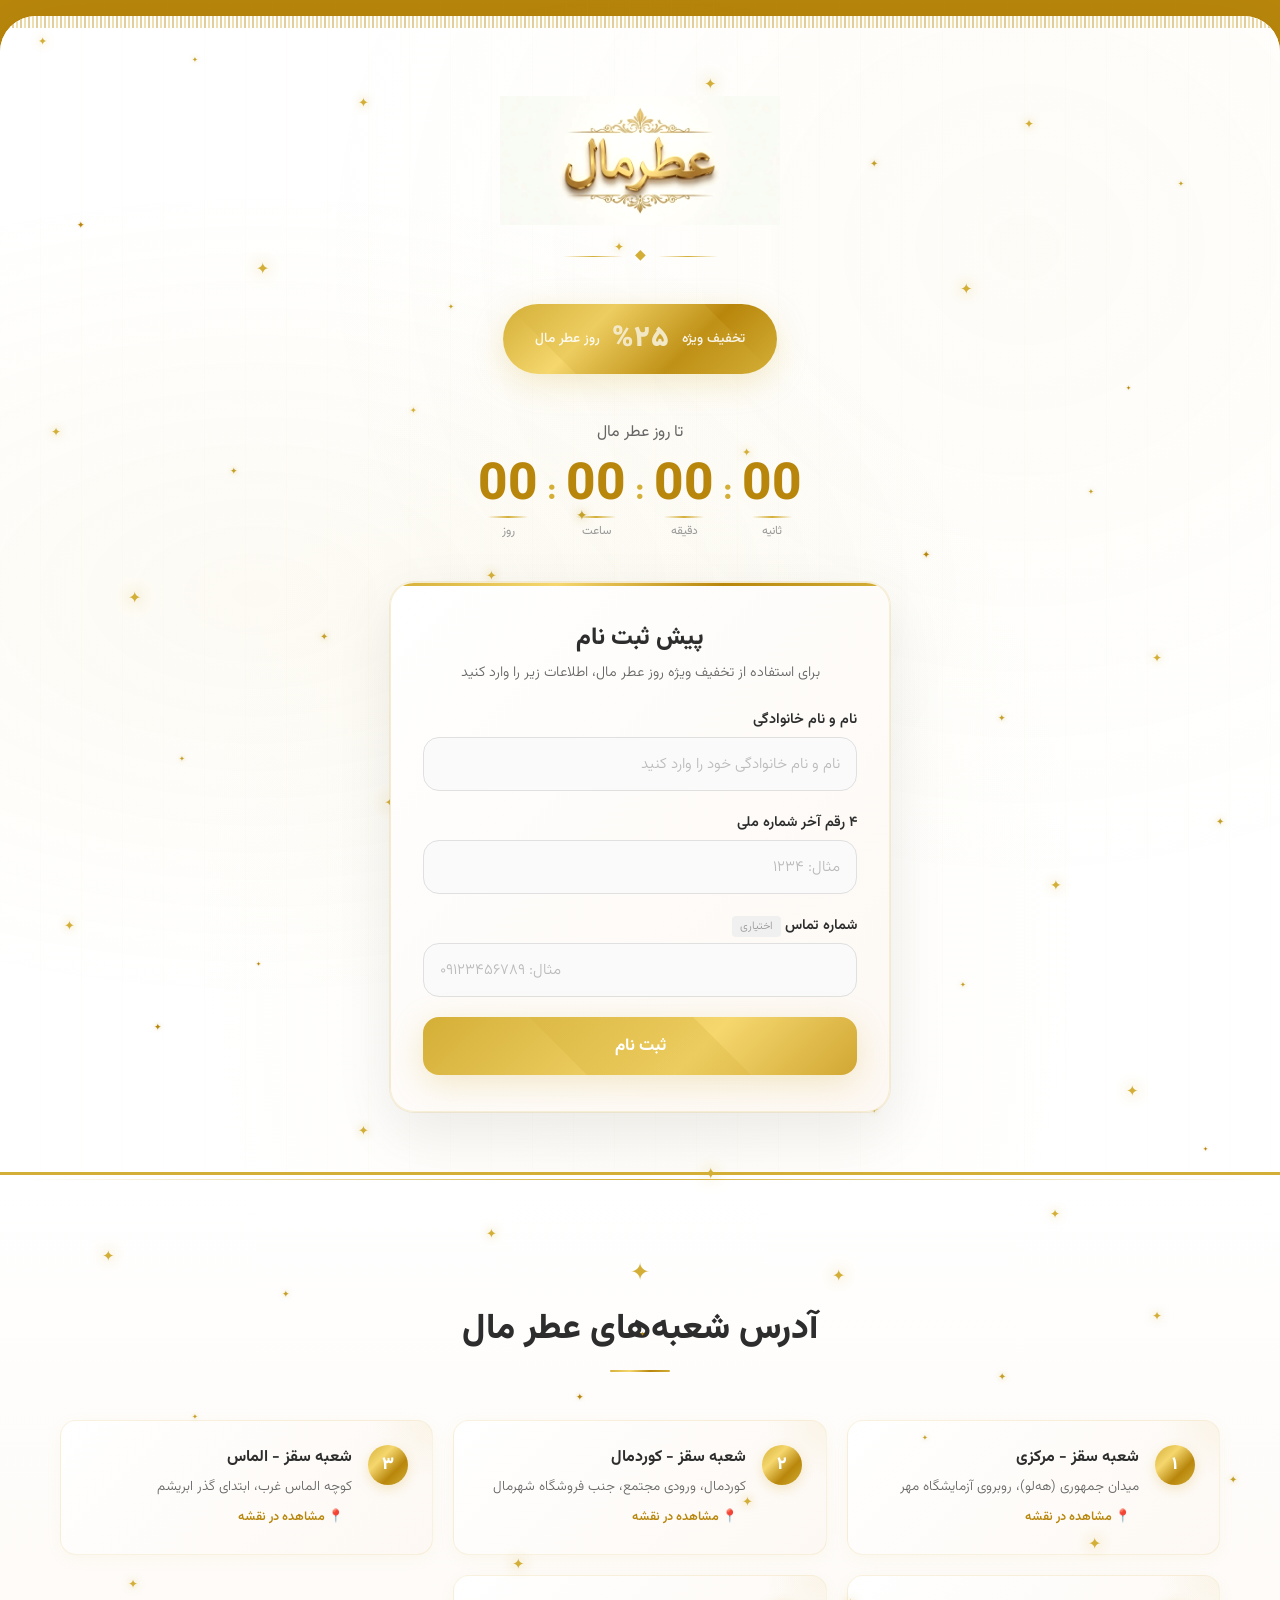
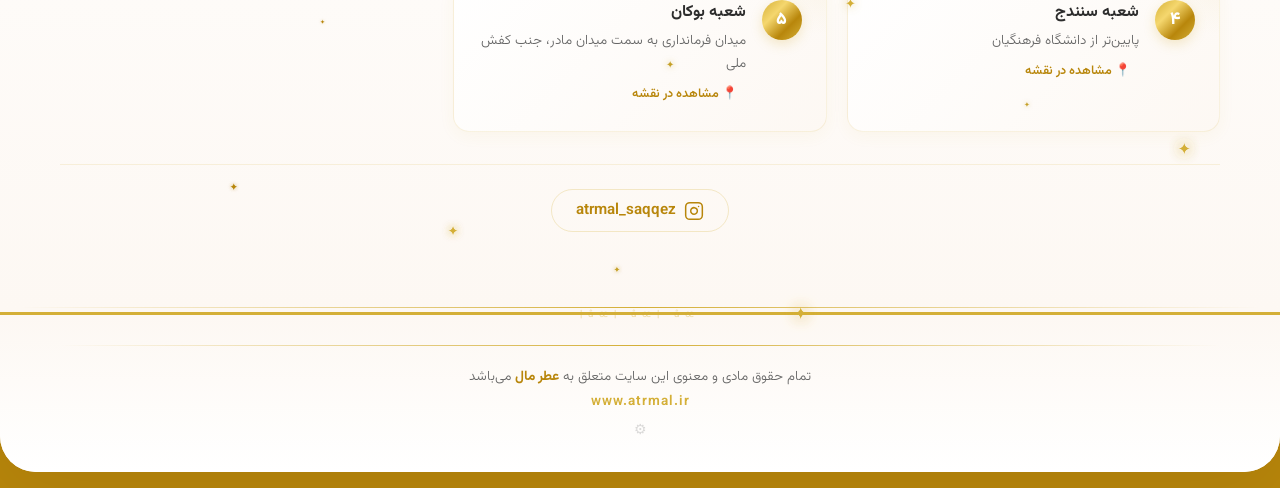
<file: index.html>
<!DOCTYPE html>
<html lang="fa" dir="rtl">
<head>
  <meta charset="UTF-8">
  <meta name="viewport" content="width=device-width, initial-scale=1.0, maximum-scale=1.0, user-scalable=no">
  <meta name="description" content="پیش ثبت نام روز عطر مال ۱۴۰۵ - تخفیف ۲۵٪ ویژه">
  <meta name="theme-color" content="#D4AF37">
  <meta property="og:title" content="عطر مال | روز عطر مال ۱۴۰۵">
  <meta property="og:description" content="تخفیف ۲۵٪ ویژه روز عطر مال - پیش ثبت نام">
  <meta property="og:type" content="website">
  <meta property="og:url" content="https://atrmal.ir">
  <meta name="robots" content="index, follow">
  <title>عطر مال | پیش ثبت نام روز عطر مال ۱۴۰۵</title>
  <link rel="preconnect" href="https://fonts.googleapis.com">
  <link rel="preconnect" href="https://fonts.gstatic.com" crossorigin>
  <link href="https://fonts.googleapis.com/css2?family=Vazirmatn:wght@300;400;500;600;700;800;900&display=swap" rel="stylesheet">
  <link rel="icon" href="assets/logo.png" type="image/png" sizes="32x32">
  <link rel="shortcut icon" href="assets/logo.png" type="image/png" sizes="32x32">
  <link rel="apple-touch-icon" href="assets/logo.png" sizes="180x180">
  <link rel="stylesheet" href="style.css">
</head>
<body>
  <div class="site-wrapper">
  <!-- Floating gold particles -->
  <div class="gold-particles">
    <span class="gp p1">✦</span><span class="gp p2">✦</span><span class="gp p3">✦</span><span class="gp p4">✦</span><span class="gp p5">✦</span>
    <span class="gp p6">✦</span><span class="gp p7">✦</span><span class="gp p8">✦</span><span class="gp p9">✦</span><span class="gp p10">✦</span>
    <span class="gp p11">✦</span><span class="gp p12">✦</span><span class="gp p13">✦</span><span class="gp p14">✦</span><span class="gp p15">✦</span>
    <span class="gp p16">✦</span><span class="gp p17">✦</span><span class="gp p18">✦</span><span class="gp p19">✦</span><span class="gp p20">✦</span>
    <span class="gp p21">✦</span><span class="gp p22">✦</span><span class="gp p23">✦</span><span class="gp p24">✦</span><span class="gp p25">✦</span>
    <span class="gp p26">✦</span><span class="gp p27">✦</span><span class="gp p28">✦</span><span class="gp p29">✦</span><span class="gp p30">✦</span>
    <span class="gp p31">✦</span><span class="gp p32">✦</span><span class="gp p33">✦</span><span class="gp p34">✦</span><span class="gp p35">✦</span>
    <span class="gp p36">✦</span><span class="gp p37">✦</span><span class="gp p38">✦</span><span class="gp p39">✦</span><span class="gp p40">✦</span>
    <span class="gp p41">✦</span><span class="gp p42">✦</span><span class="gp p43">✦</span><span class="gp p44">✦</span><span class="gp p45">✦</span>
    <span class="gp p46">✦</span><span class="gp p47">✦</span><span class="gp p48">✦</span><span class="gp p49">✦</span><span class="gp p50">✦</span>
    <span class="gp p51">✦</span><span class="gp p52">✦</span><span class="gp p53">✦</span><span class="gp p54">✦</span><span class="gp p55">✦</span>
    <span class="gp p56">✦</span><span class="gp p57">✦</span><span class="gp p58">✦</span><span class="gp p59">✦</span><span class="gp p60">✦</span>
    <span class="gp p61">✦</span><span class="gp p62">✦</span><span class="gp p63">✦</span><span class="gp p64">✦</span><span class="gp p65">✦</span>
    <span class="gp p66">✦</span><span class="gp p67">✦</span><span class="gp p68">✦</span><span class="gp p69">✦</span><span class="gp p70">✦</span>
    <span class="gp p71">✦</span><span class="gp p72">✦</span><span class="gp p73">✦</span><span class="gp p74">✦</span><span class="gp p75">✦</span>
    <span class="gp p71">✦</span><span class="gp p72">✦</span><span class="gp p73">✦</span><span class="gp p74">✦</span><span class="gp p75">✦</span>
  </div>
  <!-- ==================== HERO SECTION ==================== -->
  <section class="hero" id="hero">
      <div class="hero-bg"></div>
      <div class="hero-overlay"></div>
      
      <div class="container hero-content">

      <div class="logo-area">
        <img src="assets/logo (3).webp" alt="عطر مال" class="site-logo" id="siteLogo">
      </div>

      <div class="divider">
        <span class="divider-diamond">◆</span>
      </div>

      <!-- Discount Badge -->
      <div class="discount-badge">
        <div class="discount-inner">
          <span class="discount-label">تخفیف ویژه</span>
          <span class="discount-value">%۲۵</span>
          <span class="discount-text">روز عطر مال</span>
        </div>
      </div>

      <!-- Countdown -->
      <div class="countdown-wrapper">
        <p class="countdown-title">تا روز عطر مال</p>
        <div class="countdown" id="countdown">
          <div class="countdown-item">
            <span class="countdown-num" id="days">00</span>
            <span class="countdown-label">روز</span>
          </div>
          <div class="countdown-sep">:</div>
          <div class="countdown-item">
            <span class="countdown-num" id="hours">00</span>
            <span class="countdown-label">ساعت</span>
          </div>
          <div class="countdown-sep">:</div>
          <div class="countdown-item">
            <span class="countdown-num" id="minutes">00</span>
            <span class="countdown-label">دقیقه</span>
          </div>
          <div class="countdown-sep">:</div>
          <div class="countdown-item">
            <span class="countdown-num" id="seconds">00</span>
            <span class="countdown-label">ثانیه</span>
          </div>
        </div>
      </div>

      <!-- Form -->
      <div class="form-wrapper" id="formSection">
        <div class="form-card">
          <h2 class="form-title">پیش ثبت نام</h2>
          <p class="form-desc">برای استفاده از تخفیف ویژه روز عطر مال، اطلاعات زیر را وارد کنید</p>
          <form id="registerForm" autocomplete="off">
            <div class="form-group">
              <label for="fullName">نام و نام خانوادگی</label>
              <input type="text" id="fullName" class="form-control" placeholder="نام و نام خانوادگی خود را وارد کنید" required>
              <span class="error-msg">لطفا نام و نام خانوادگی خود را وارد کنید</span>
            </div>
            <div class="form-group">
              <label for="nationalCode">۴ رقم آخر شماره ملی</label>
              <input type="text" id="nationalCode" class="form-control" placeholder="مثال: ۱۲۳۴" maxlength="4" inputmode="numeric" pattern="[0-9]{4}" required>
              <span class="error-msg">لطفا ۴ رقم آخر شماره ملی را وارد کنید</span>
            </div>
            <div class="form-group optional">
              <label for="phone">شماره تماس <span class="optional-badge">اختیاری</span></label>
              <input type="tel" id="phone" class="form-control" placeholder="مثال: ۰۹۱۲۳۴۵۶۷۸۹" inputmode="numeric">
            </div>
            <button type="submit" class="submit-btn" id="submitBtn">
              <span class="btn-text">ثبت نام</span>
              <span class="btn-loader" style="display:none;">
                <span class="spinner"></span>
              </span>
            </button>
          </form>
        </div>
      </div>

    </div>
  </section>

  <!-- ==================== SUCCESS SECTION ==================== -->
  <section class="success-section" id="successSection" style="display:none;">
    <div class="container success-container">

      <div class="success-logo-area">
        <img src="assets/logo (3).webp" alt="عطر مال" class="site-logo success-logo" onerror="this.style.display='none'">
      </div>

      <div class="success-flash" id="successFlash">
        <div class="flash-circle">
          <div class="flash-check"></div>
        </div>
        <h2 class="flash-title">ثبت شد</h2>
        <p class="flash-subtitle">اطلاعات شما با موفقیت ثبت گردید</p>
      </div>

      <div class="banner-gallery" id="bannerGallery" style="display:none;">
        <div class="banner-gallery-inner" id="bannerGalleryInner">
          <div class="gallery-banner-wrap">
            <img src="assets/banner1.webp" alt="بنر ۱" class="gallery-banner" crossorigin="anonymous">
            <div class="banner-overlay-text">
              <div class="overlay-row"><span class="overlay-value" id="overlayName">---</span></div>
              <div class="overlay-row"><span class="overlay-value" id="overlayCode">----</span></div>
            </div>
          </div>
          <img src="assets/banner2.webp" alt="بنر ۲" class="gallery-banner" crossorigin="anonymous">
        </div>
        <div class="gallery-actions">
          <button class="gallery-download-btn" id="downloadBtn">
            <span>📸</span> ذخیره تصویر
          </button>
        </div>
      </div>    </div>
  </section>

  <!-- ==================== ADDRESS SECTION ==================== -->
  <section class="address-section" id="addressSection">
    <div class="container">
      <div class="section-header">
        <span class="section-icon">✦</span>
        <h2 class="section-title">آدرس شعبه‌های عطر مال</h2>
        <div class="section-divider"></div>
      </div>
      <div class="address-grid">
        <div class="address-card">
          <div class="address-num">۱</div>
          <div class="address-content">
            <h3>شعبه سقز - مرکزی</h3>
            <p>میدان جمهوری (هه‌لو)، روبروی آزمایشگاه مهر</p>
            <a href="https://neshan.org/maps/places/_b1Lfp5C-YVO#c36.237-46.269-19z-0p" target="_blank" rel="noopener" class="address-location">📍 مشاهده در نقشه</a>
          </div>
        </div>
        <div class="address-card">
          <div class="address-num">۲</div>
          <div class="address-content">
            <h3>شعبه سقز - کوردمال</h3>
            <p>کوردمال، ورودی مجتمع، جنب فروشگاه شهرمال</p>
            <a href="https://neshan.org/maps/places/165193fb1f43afdbf0bef37c9d31a8b4#c36.237-46.280-15z-0p+" target="_blank" rel="noopener" class="address-location">📍 مشاهده در نقشه</a>
          </div>
        </div>
        <div class="address-card">
          <div class="address-num">۳</div>
          <div class="address-content">
            <h3>شعبه سقز - الماس</h3>
            <p>کوچه الماس غرب، ابتدای گذر ابریشم</p>
            <a href="https://neshan.org/maps/places/_b1LBIpC-Xls#c36.238-46.274-18z-0p" target="_blank" rel="noopener" class="address-location">📍 مشاهده در نقشه</a>
          </div>
        </div>
        <div class="address-card">
          <div class="address-num">۴</div>
          <div class="address-content">
            <h3>شعبه سنندج</h3>
            <p>پایین‌تر از دانشگاه فرهنگیان</p>
            <a href="https://neshan.org/maps/places/eee250b937eadb300b565ef22c3443da#c35.328-47.014-15z-0p" target="_blank" rel="noopener" class="address-location">📍 مشاهده در نقشه</a>
          </div>
        </div>
        <div class="address-card">
          <div class="address-num">۵</div>
          <div class="address-content">
            <h3>شعبه بوکان</h3>
            <p>میدان فرمانداری به سمت میدان مادر، جنب کفش ملی</p>
            <a href="https://neshan.org/maps/places/_bf89rPCduZa#c36.515-46.212-15z-0p" target="_blank" rel="noopener" class="address-location">📍 مشاهده در نقشه</a>
          </div>
        </div>
      </div>
      <div class="address-social">
        <a href="https://instagram.com/atrmal_saqqez" target="_blank" rel="noopener" class="social-link" title="اینستاگرام عطر مال">
          <span class="social-icon"><svg xmlns="http://www.w3.org/2000/svg" width="20" height="20" viewBox="0 0 24 24" fill="none" stroke="currentColor" stroke-width="1.8" stroke-linecap="round" stroke-linejoin="round"><rect x="2" y="2" width="20" height="20" rx="5" ry="5"/><path d="M16 11.37A4 4 0 1 1 12.63 8 4 4 0 0 1 16 11.37z"/><line x1="17.5" y1="6.5" x2="17.51" y2="6.5"/></svg></span> atrmal_saqqez
        </a>
      </div>
    </div>
  </section>

  <!-- ==================== FOOTER ==================== -->
  <footer class="footer">
    <div class="container">
      <div class="footer-gold-line"></div>
      <div class="footer-content">
        <p>تمام حقوق مادی و معنوی این سایت متعلق به <strong>عطر مال</strong> می‌باشد</p>
        <p class="footer-url">www.atrmal.ir</p>
        <a href="admin.html" class="admin-link" title="پنل مدیریت">⚙</a>
      </div>
    </div>
  </footer>

  </div><!-- /site-wrapper -->

  <!-- Toast Notification -->
  <div class="toast" id="toast">
    <div class="toast-content">
      <span class="toast-icon">✓</span>
      <span class="toast-msg" id="toastMsg">ثبت نام با موفقیت انجام شد</span>
    </div>
  </div>

  <script src="script.js"></script>
</body>
</html>
</file>
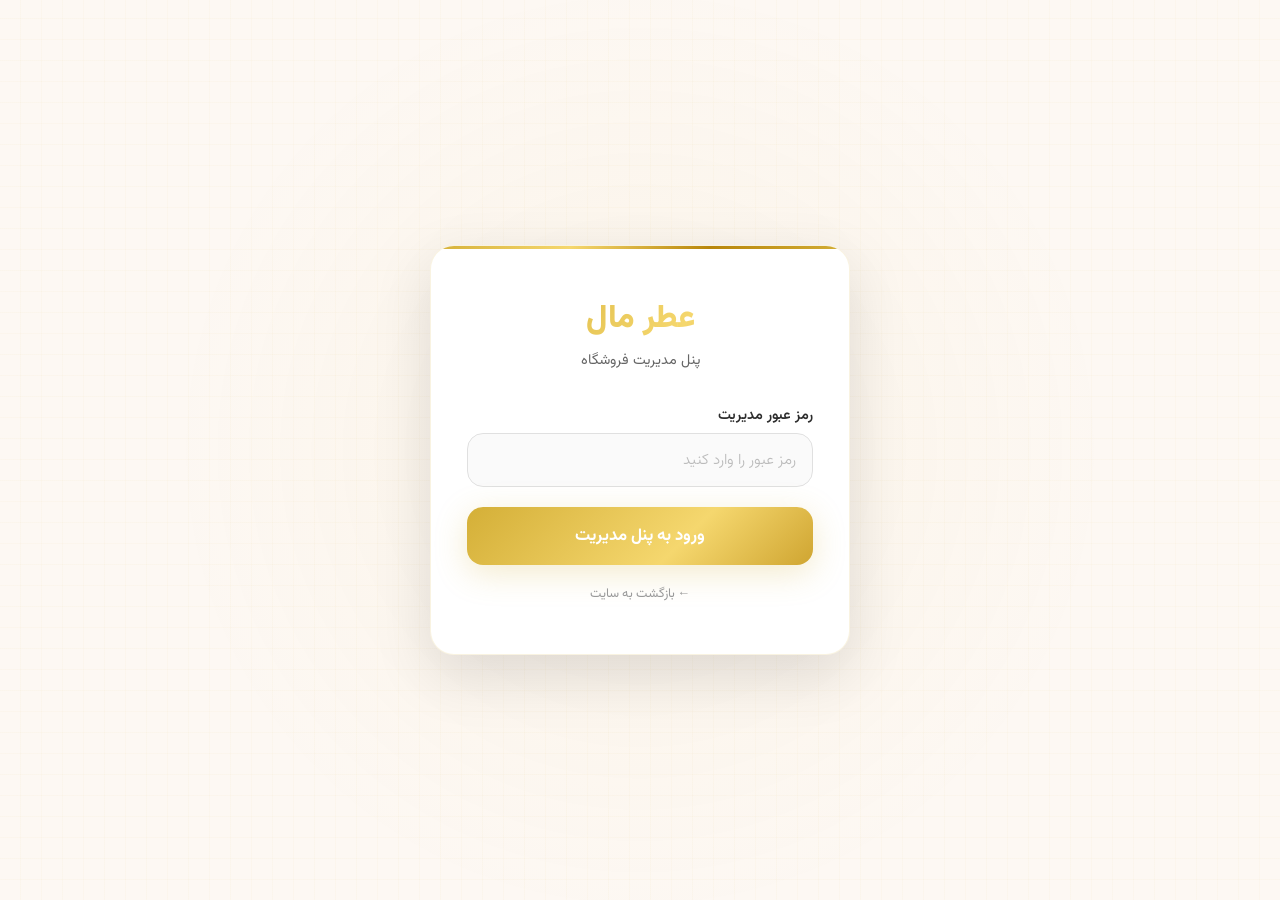
<file: admin.html>
<!DOCTYPE html>
<html lang="fa" dir="rtl">
<head>
  <meta charset="UTF-8">
  <meta name="viewport" content="width=device-width, initial-scale=1.0">
  <title>پنل مدیریت | عطر مال</title>
  <link rel="preconnect" href="https://fonts.googleapis.com">
  <link rel="preconnect" href="https://fonts.gstatic.com" crossorigin>
  <link href="https://fonts.googleapis.com/css2?family=Vazirmatn:wght@300;400;500;600;700;800;900&display=swap" rel="stylesheet">
  <link rel="stylesheet" href="style.css">
  <style>
    /* ---- Admin Styles ---- */
    :root {
      --gold: #D4AF37;
      --gold-light: #F5E6CC;
      --gold-dark: #B8860B;
      --gold-gradient: linear-gradient(135deg, #D4AF37, #F5D76E, #B8860B, #D4AF37);
    }

    body {
      background: var(--off-white);
      min-height: 100vh;
    }

    /* Login */
    .login-section {
      min-height: 100vh;
      display: flex;
      align-items: center;
      justify-content: center;
      padding: 40px 20px;
    }

    .login-card {
      background: var(--white);
      padding: 48px 36px;
      border-radius: 24px;
      box-shadow: var(--shadow-lg);
      border: 1px solid rgba(212,175,55,0.15);
      width: 100%;
      max-width: 420px;
      position: relative;
      overflow: hidden;
    }

    .login-card::before {
      content: '';
      position: absolute;
      top: 0; left: 0; right: 0;
      height: 3px;
      background: var(--gold-gradient);
    }

    .login-logo {
      text-align: center;
      margin-bottom: 32px;
    }

    .login-logo .logo-text {
      font-size: 2rem;
      font-weight: 900;
      background: var(--gold-gradient);
      background-size: 200% auto;
      -webkit-background-clip: text;
      -webkit-text-fill-color: transparent;
      background-clip: text;
    }

    .login-logo p {
      font-size: 0.9rem;
      color: var(--text-gray);
      margin-top: 4px;
    }

    .login-error {
      background: #fef2f2;
      color: #dc2626;
      padding: 10px 14px;
      border-radius: 10px;
      font-size: 0.85rem;
      margin-bottom: 16px;
      display: none;
      text-align: center;
    }

    .login-btn {
      width: 100%;
      padding: 16px;
      border: none;
      border-radius: 16px;
      background: var(--gold-gradient);
      background-size: 200% 100%;
      color: var(--white);
      font-family: var(--font);
      font-size: 1.05rem;
      font-weight: 700;
      cursor: pointer;
      transition: all 0.4s ease;
      box-shadow: 0 8px 32px rgba(212,175,55,0.25);
    }

    .login-btn:hover {
      background-position: right center;
      transform: translateY(-2px);
      box-shadow: 0 12px 40px rgba(212,175,55,0.35);
    }

    /* Dashboard */
    .dashboard {
      display: none;
      min-height: 100vh;
    }

    .admin-header {
      background: var(--white);
      padding: 20px 0;
      border-bottom: 1px solid rgba(212,175,55,0.15);
      position: sticky;
      top: 0;
      z-index: 100;
    }

    .admin-header .container {
      display: flex;
      align-items: center;
      justify-content: space-between;
      flex-wrap: wrap;
      gap: 12px;
    }

    .admin-search {
      display: flex;
      gap: 8px;
      flex: 1;
      max-width: 320px;
      min-width: 200px;
    }

    .admin-search input {
      flex: 1;
      padding: 10px 14px;
      border: 1.5px solid #e0e0e0;
      border-radius: 12px;
      font-family: var(--font);
      font-size: 0.85rem;
      outline: none;
      transition: border-color 0.3s;
      background: #fafafa;
    }

    .admin-search input:focus {
      border-color: var(--gold);
      background: var(--white);
      box-shadow: 0 0 0 3px rgba(212,175,55,0.1);
    }

    #searchClearBtn {
      padding: 6px 12px;
      border-radius: 8px;
      font-size: 0.8rem;
      min-width: auto;
    }

    .admin-header h1 {
      font-size: 1.3rem;
      font-weight: 800;
      color: var(--text-dark);
    }

    .admin-header h1 span {
      color: var(--gold-dark);
    }

    .admin-actions {
      display: flex;
      gap: 10px;
      flex-wrap: wrap;
    }

    .admin-btn {
      padding: 10px 20px;
      border: 1.5px solid var(--gold);
      border-radius: 12px;
      background: var(--white);
      color: var(--gold-dark);
      font-family: var(--font);
      font-size: 0.85rem;
      font-weight: 600;
      cursor: pointer;
      transition: all 0.3s ease;
      display: flex;
      align-items: center;
      gap: 6px;
    }

    .admin-btn:hover {
      background: var(--gold-gradient);
      color: var(--white);
      border-color: var(--gold);
    }

    .admin-btn.danger {
      border-color: #e74c3c;
      color: #e74c3c;
    }

    .admin-btn.danger:hover {
      background: #e74c3c;
      color: white;
      border-color: #e74c3c;
    }

    .admin-stats {
      display: grid;
      grid-template-columns: repeat(auto-fit, minmax(180px, 1fr));
      gap: 16px;
      margin: 24px 0;
    }

    .stat-card {
      background: var(--white);
      padding: 20px;
      border-radius: 16px;
      border: 1px solid rgba(212,175,55,0.1);
      text-align: center;
    }

    .stat-number {
      font-size: 2rem;
      font-weight: 900;
      background: var(--gold-gradient);
      background-size: 200% auto;
      -webkit-background-clip: text;
      -webkit-text-fill-color: transparent;
      background-clip: text;
    }

    .stat-label {
      font-size: 0.85rem;
      color: var(--text-gray);
      margin-top: 4px;
    }

    .admin-table-wrapper {
      background: var(--white);
      border-radius: 16px;
      border: 1px solid rgba(212,175,55,0.1);
      overflow: hidden;
      margin: 24px 0 40px;
    }

    .admin-table {
      width: 100%;
      border-collapse: collapse;
      font-family: var(--font);
    }

    .admin-table th {
      background: var(--off-white);
      padding: 14px 16px;
      font-size: 0.82rem;
      font-weight: 700;
      color: var(--text-dark);
      text-align: right;
      border-bottom: 2px solid var(--gold);
    }

    .admin-table td {
      padding: 12px 16px;
      font-size: 0.85rem;
      color: var(--text-dark);
      border-bottom: 1px solid #f0f0f0;
    }

    .admin-table tr:hover td {
      background: rgba(212,175,55,0.03);
    }

    .admin-table .empty-msg td {
      text-align: center;
      padding: 40px;
      color: var(--text-light);
    }

    .admin-footer {
      text-align: center;
      padding: 20px 0 40px;
      font-size: 0.8rem;
      color: var(--text-light);
    }

    /* ---- Checkbox ---- */
    .admin-table input[type="checkbox"] {
      width: 18px; height: 18px; cursor: pointer; accent-color: var(--gold);
    }

    #selectAll { display: block; margin: 0 auto; }

    /* ---- Modal ---- */
    .modal-overlay {
      position: fixed; inset: 0; background: rgba(0,0,0,0.4); z-index: 1000;
      display: flex; align-items: center; justify-content: center; padding: 20px;
    }

    .modal-card {
      background: var(--white); border-radius: 20px; padding: 32px;
      width: 100%; max-width: 480px; box-shadow: var(--shadow-lg);
      border: 1px solid rgba(212,175,55,0.15); position: relative;
    }

    .modal-header {
      display: flex; align-items: center; justify-content: space-between; margin-bottom: 24px;
    }

    .modal-header h3 { font-size: 1.2rem; font-weight: 800; color: var(--text-dark); }

    .modal-close {
      font-size: 1.5rem; cursor: pointer; color: var(--text-light); transition: color 0.3s;
      line-height: 1; padding: 0 4px;
    }

    .modal-close:hover { color: var(--text-dark); }

    .modal-actions {
      display: flex; gap: 12px; margin-top: 24px;
    }

    .modal-actions .admin-btn { flex: 1; justify-content: center; }

    @media (max-width: 768px) {
      .login-card { padding: 32px 20px; }
      .admin-header .container { flex-direction: column; align-items: stretch; }
      .admin-search { max-width: 100%; min-width: auto; order: -1; }
      .admin-actions { width: 100%; }
      .admin-btn { flex: 1; justify-content: center; font-size: 0.8rem; padding: 8px 12px; }
      .admin-table th, .admin-table td { padding: 8px 10px; font-size: 0.75rem; }
      .admin-stats { grid-template-columns: repeat(2, 1fr); gap: 10px; }
      .stat-card { padding: 14px; }
      .stat-number { font-size: 1.5rem; }
      .stat-label { font-size: 0.75rem; }
    }

    @media (max-width: 480px) {
      .login-card { padding: 24px 16px; border-radius: 16px; }
      .login-logo .logo-text { font-size: 1.6rem; }
      .admin-header h1 { font-size: 1.1rem; }
      .admin-table th, .admin-table td { padding: 6px 8px; font-size: 0.7rem; }
      .admin-table-wrapper { border-radius: 12px; margin: 16px 0 30px; }
      .admin-stats { grid-template-columns: 1fr 1fr; gap: 8px; }
      .stat-card { padding: 12px; }
      .stat-number { font-size: 1.3rem; }
    }
  </style>
</head>
<body>

  <!-- ==================== LOGIN ==================== -->
  <section class="login-section" id="loginSection">
    <div class="login-card">
      <div class="login-logo">
        <div class="logo-text">عطر مال</div>
        <p>پنل مدیریت فروشگاه</p>
      </div>
      <div class="login-error" id="loginError">رمز عبور اشتباه است</div>
      <form id="loginForm" autocomplete="off">
        <div class="form-group">
          <label for="password">رمز عبور مدیریت</label>
          <input type="password" id="password" class="form-control" placeholder="رمز عبور را وارد کنید" required>
        </div>
        <button type="submit" class="login-btn">ورود به پنل مدیریت</button>
      </form>
      <div style="text-align:center;margin-top:16px;">
        <a href="index.html" style="color:var(--text-light);font-size:0.8rem;text-decoration:none;">← بازگشت به سایت</a>
      </div>
    </div>
  </section>

  <!-- ==================== DASHBOARD ==================== -->
  <section class="dashboard" id="dashboard">
    <header class="admin-header">
      <div class="container">
        <h1>پنل مدیریت <span>عطر مال</span></h1>
        <div class="admin-search">
          <input type="text" id="searchInput" placeholder="جستجوی نام، نام خانوادگی یا شماره ملی...">
          <button class="admin-btn" id="searchBtn">🔍 جستجو</button>
          <button class="admin-btn" id="searchClearBtn" style="display:none;">✕ پاک</button>
        </div>
        <div class="admin-actions">
          <button class="admin-btn" id="exportBtn">📥 خروجی CSV</button>
          <button class="admin-btn" id="refreshBtn">⟳ بروزرسانی</button>
          <button class="admin-btn" id="batchEditBtn">✏️ ویرایش انتخاب شده</button>
          <button class="admin-btn danger" id="batchDeleteBtn">🗑 حذف انتخاب شده</button>
          <button class="admin-btn danger" id="clearLocalBtn">🗑 پاک کردن دیتای محلی</button>
          <button class="admin-btn danger" id="logoutBtn">🚪 خروج</button>
        </div>
      </div>
    </header>

    <div class="container">
      <!-- Stats -->
      <div class="admin-stats">
        <div class="stat-card">
          <div class="stat-number" id="totalCount">0</div>
          <div class="stat-label">کل ثبت‌نام‌ها</div>
        </div>
        <div class="stat-card">
          <div class="stat-number" id="todayCount">0</div>
          <div class="stat-label">ثبت‌نام امروز</div>
        </div>
        <div class="stat-card">
          <div class="stat-number" id="phoneCount">0</div>
          <div class="stat-label">شماره تماس ثبت شده</div>
        </div>
      </div>

      <!-- Table -->
      <div class="admin-table-wrapper">
        <table class="admin-table" id="usersTable">
          <thead>
            <tr>
              <th><input type="checkbox" id="selectAll"></th>
              <th>نام و نام خانوادگی</th>
              <th>۴ رقم آخر ملی</th>
              <th>شماره تماس</th>
              <th>تاریخ ثبت</th>
              <th>عملیات</th>
            </tr>
          </thead>
          <tbody id="tableBody">
            <tr class="empty-msg">
              <td colspan="6">هنوز کاربری ثبت نام نکرده است</td>
            </tr>
          </tbody>
        </table>
      </div>
    </div>

    <div class="admin-footer">
      تمامی حقوق متعلق به عطر مال می‌باشد
    </div>
  </section>

  <!-- Edit Modal -->
  <div class="modal-overlay" id="editModal" style="display:none;">
    <div class="modal-card">
      <div class="modal-header">
        <h3>ویرایش کاربر</h3>
        <span class="modal-close" id="modalClose">✕</span>
      </div>
      <form id="editForm" autocomplete="off">
        <div class="form-group">
          <label for="editName">نام و نام خانوادگی</label>
          <input type="text" id="editName" class="form-control" required>
        </div>
        <div class="form-group">
          <label for="editCode">۴ رقم آخر شماره ملی</label>
          <input type="text" id="editCode" class="form-control" maxlength="4" inputmode="numeric" pattern="[0-9]{4}" required>
        </div>
        <div class="form-group">
          <label for="editPhone">شماره تماس</label>
          <input type="tel" id="editPhone" class="form-control" inputmode="numeric">
        </div>
        <div class="modal-actions">
          <button type="submit" class="admin-btn" id="modalSaveBtn">ذخیره</button>
          <button type="button" class="admin-btn danger" id="modalCancelBtn">انصراف</button>
        </div>
      </form>
    </div>
  </div>

  <script src="admin.js"></script>
</body>
</html>
</file>
<file: style.css>
﻿/* ============================================
   Ø¹Ø·Ø± Ù…Ø§Ù„ | ATRMAL.IR
   Luxury Perfume Shop - Landing Page
   ============================================ */

/* ---- CSS Variables ---- */
:root {
  --gold: #D4AF37;
  --gold-light: #F5E6CC;
  --gold-dark: #B8860B;
  --gold-gradient: linear-gradient(135deg, #D4AF37, #F5D76E, #B8860B, #D4AF37);
  --gold-gradient-h: linear-gradient(90deg, #D4AF37, #F5D76E, #B8860B, #D4AF37);
  --gold-shimmer: linear-gradient(90deg, transparent, rgba(212, 175, 55, 0.3), transparent);
  --white: #FFFFFF;
  --off-white: #FDF8F3;
  --cream: #FAF6F0;
  --black: #1A1A1A;
  --text-dark: #2D2D2D;
  --text-gray: #666666;
  --text-light: #999999;
  --shadow: 0 8px 32px rgba(0,0,0,0.08);
  --shadow-lg: 0 20px 60px rgba(0,0,0,0.12);
  --shadow-gold: 0 8px 32px rgba(212, 175, 55, 0.25);
  --radius: 16px;
  --radius-lg: 24px;
  --transition: 0.4s cubic-bezier(0.25, 0.46, 0.45, 0.94);
  --font: 'Vazirmatn', sans-serif;
}

/* ---- Luxury Floral Gold Border Wrapper ---- */
body {
  font-family: var(--font);
  background: var(--gold-dark);
  color: var(--text-dark);
  line-height: 1.6;
  overflow-x: hidden;
  -webkit-font-smoothing: antialiased;
}

body::before {
  content: '';
  position: fixed;
  inset: 0;
  background:
    radial-gradient(circle at 50% 50%, rgba(212,175,55,0.06) 0%, transparent 60%),
    repeating-linear-gradient(0deg, transparent, transparent 20px, rgba(212,175,55,0.03) 20px, rgba(212,175,55,0.03) 21px),
    repeating-linear-gradient(90deg, transparent, transparent 20px, rgba(212,175,55,0.03) 20px, rgba(212,175,55,0.03) 21px);
  pointer-events: none;
  z-index: -1;
}

.site-wrapper {
  max-width: 1400px;
  margin: 16px auto;
  background: var(--off-white);
  border-radius: 36px;
  position: relative;
  overflow: hidden;
  box-shadow:
    0 20px 80px rgba(0,0,0,0.08);
}

/* ---- Gold Floating Particles ---- */
@keyframes gpShimmer1 {
  0%, 100% { opacity: calc(var(--gp-op) - 0.2); transform: scale(0.7); filter: brightness(0.6); }
  50% { opacity: calc(var(--gp-op) + 0.2); transform: scale(1.25); filter: brightness(1.4); }
}
@keyframes gpShimmer2 {
  0%, 100% { opacity: calc(var(--gp-op) - 0.15); transform: scale(0.75); filter: brightness(0.7); }
  50% { opacity: calc(var(--gp-op) + 0.15); transform: scale(1.2); filter: brightness(1.3); }
}
@keyframes gpShimmer3 {
  0%, 100% { opacity: calc(var(--gp-op) - 0.1); transform: scale(0.8); filter: brightness(0.8); }
  50% { opacity: calc(var(--gp-op) + 0.1); transform: scale(1.15); filter: brightness(1.2); }
}

.gold-particles {
  position: absolute;
  top: 0; left: 0; right: 0; bottom: 0;
  z-index: 1;
  pointer-events: none;
  overflow: hidden;
}

.gp {
  position: absolute;
  font-size: 10px;
  --gp-op: 0.5;
  line-height: 1;
}

.gp.type-a { color: #D4AF37; text-shadow: 0 0 6px rgba(212,175,55,0.7); }
.gp.type-b { color: #C5A028; text-shadow: 0 0 4px rgba(197,160,40,0.5); }
.gp.type-c { color: #B8860B; text-shadow: 0 0 3px rgba(184,134,11,0.4); }

/* Size variants */
.gp.sm { font-size: 7px; }
.gp.md { font-size: 12px; }
.gp.lg { font-size: 16px; text-shadow: 0 0 10px rgba(212,175,55,0.8); }

/* 75 star particles spread across the full page height */
.p1  { top: 1%;  left: 3%;  font-size: 11px; color: #D4AF37; --gp-op: 0.6; animation: gpShimmer1 3.2s ease-in-out infinite; text-shadow: 0 0 8px rgba(212,175,55,0.7); }
.p2  { top: 2%;  left: 15%; font-size: 7px; color: #C5A028; --gp-op: 0.45; animation: gpShimmer2 4.1s ease-in-out 0.3s infinite; text-shadow: 0 0 4px rgba(197,160,40,0.5); }
.p3  { top: 4%;  left: 28%; font-size: 13px; color: #D4AF37; --gp-op: 0.65; animation: gpShimmer1 3.8s ease-in-out 0.7s infinite; text-shadow: 0 0 10px rgba(212,175,55,0.8); }
.p4  { top: 6%;  left: 42%; font-size: 6px; color: #B8860B; --gp-op: 0.3; animation: gpShimmer3 5s ease-in-out 1s infinite; text-shadow: 0 0 3px rgba(184,134,11,0.4); }
.p5  { top: 3%;  left: 55%; font-size: 15px; color: #D4AF37; --gp-op: 0.75; animation: gpShimmer1 2.9s ease-in-out 0.2s infinite; text-shadow: 0 0 14px rgba(212,175,55,0.9); }
.p6  { top: 7%;  left: 68%; font-size: 10px; color: #C5A028; --gp-op: 0.5; animation: gpShimmer2 3.5s ease-in-out 0.5s infinite; text-shadow: 0 0 6px rgba(197,160,40,0.6); }
.p7  { top: 5%;  left: 80%; font-size: 12px; color: #D4AF37; --gp-op: 0.7; animation: gpShimmer1 4.2s ease-in-out 0.8s infinite; text-shadow: 0 0 10px rgba(212,175,55,0.8); }
.p8  { top: 8%;  left: 92%; font-size: 7px; color: #C5A028; --gp-op: 0.4; animation: gpShimmer3 4.5s ease-in-out 0.1s infinite; text-shadow: 0 0 4px rgba(197,160,40,0.5); }
.p9  { top: 10%; left: 6%;  font-size: 9px; color: #B8860B; --gp-op: 0.35; animation: gpShimmer2 3.9s ease-in-out 1.2s infinite; text-shadow: 0 0 3px rgba(184,134,11,0.4); }
.p10 { top: 12%; left: 20%; font-size: 16px; color: #D4AF37; --gp-op: 0.8; animation: gpShimmer1 3.1s ease-in-out 0.4s infinite; text-shadow: 0 0 16px rgba(212,175,55,1); }
.p11 { top: 14%; left: 35%; font-size: 7px; color: #C5A028; --gp-op: 0.4; animation: gpShimmer3 4.7s ease-in-out 0.9s infinite; text-shadow: 0 0 4px rgba(197,160,40,0.5); }
.p12 { top: 11%; left: 48%; font-size: 12px; color: #D4AF37; --gp-op: 0.6; animation: gpShimmer2 3.6s ease-in-out 0.6s infinite; text-shadow: 0 0 8px rgba(212,175,55,0.7); }
.p13 { top: 16%; left: 60%; font-size: 10px; color: #C5A028; --gp-op: 0.55; animation: gpShimmer1 4s ease-in-out 1.1s infinite; text-shadow: 0 0 6px rgba(197,160,40,0.6); }
.p14 { top: 13%; left: 75%; font-size: 15px; color: #D4AF37; --gp-op: 0.7; animation: gpShimmer2 3.4s ease-in-out 0.7s infinite; text-shadow: 0 0 14px rgba(212,175,55,0.9); }
.p15 { top: 18%; left: 88%; font-size: 6px; color: #B8860B; --gp-op: 0.3; animation: gpShimmer3 5.2s ease-in-out 0.2s infinite; text-shadow: 0 0 3px rgba(184,134,11,0.4); }
.p16 { top: 20%; left: 4%;  font-size: 12px; color: #D4AF37; --gp-op: 0.65; animation: gpShimmer1 3.7s ease-in-out 0.5s infinite; text-shadow: 0 0 10px rgba(212,175,55,0.8); }
.p17 { top: 22%; left: 18%; font-size: 9px; color: #C5A028; --gp-op: 0.45; animation: gpShimmer2 4.3s ease-in-out 1.3s infinite; text-shadow: 0 0 5px rgba(197,160,40,0.5); }
.p18 { top: 19%; left: 32%; font-size: 8px; color: #D4AF37; --gp-op: 0.5; animation: gpShimmer3 3.8s ease-in-out 0.8s infinite; text-shadow: 0 0 5px rgba(212,175,55,0.6); }
.p19 { top: 24%; left: 45%; font-size: 14px; color: #C5A028; --gp-op: 0.6; animation: gpShimmer1 3.3s ease-in-out 0.1s infinite; text-shadow: 0 0 10px rgba(197,160,40,0.7); }
.p20 { top: 21%; left: 58%; font-size: 11px; color: #D4AF37; --gp-op: 0.7; animation: gpShimmer2 4.6s ease-in-out 0.9s infinite; text-shadow: 0 0 8px rgba(212,175,55,0.7); }
.p21 { top: 26%; left: 72%; font-size: 10px; color: #B8860B; --gp-op: 0.35; animation: gpShimmer3 5.1s ease-in-out 0.3s infinite; text-shadow: 0 0 4px rgba(184,134,11,0.4); }
.p22 { top: 23%; left: 85%; font-size: 7px; color: #C5A028; --gp-op: 0.4; animation: gpShimmer1 4.4s ease-in-out 1.4s infinite; text-shadow: 0 0 4px rgba(197,160,40,0.5); }
.p23 { top: 28%; left: 10%; font-size: 16px; color: #D4AF37; --gp-op: 0.75; animation: gpShimmer2 3s ease-in-out 0.2s infinite; text-shadow: 0 0 16px rgba(212,175,55,1); }
.p24 { top: 30%; left: 25%; font-size: 10px; color: #C5A028; --gp-op: 0.5; animation: gpShimmer1 3.9s ease-in-out 1s infinite; text-shadow: 0 0 6px rgba(197,160,40,0.6); }
.p25 { top: 27%; left: 38%; font-size: 13px; color: #D4AF37; --gp-op: 0.65; animation: gpShimmer3 4.8s ease-in-out 0.6s infinite; text-shadow: 0 0 10px rgba(212,175,55,0.8); }
.p26 { top: 32%; left: 52%; font-size: 6px; color: #B8860B; --gp-op: 0.3; animation: gpShimmer2 5.3s ease-in-out 0.5s infinite; text-shadow: 0 0 3px rgba(184,134,11,0.4); }
.p27 { top: 29%; left: 65%; font-size: 15px; color: #D4AF37; --gp-op: 0.7; animation: gpShimmer1 3.5s ease-in-out 0.8s infinite; text-shadow: 0 0 14px rgba(212,175,55,0.9); }
.p28 { top: 34%; left: 78%; font-size: 9px; color: #C5A028; --gp-op: 0.45; animation: gpShimmer2 4.2s ease-in-out 0.1s infinite; text-shadow: 0 0 5px rgba(197,160,40,0.5); }
.p29 { top: 31%; left: 90%; font-size: 12px; color: #D4AF37; --gp-op: 0.6; animation: gpShimmer3 3.7s ease-in-out 1.5s infinite; text-shadow: 0 0 8px rgba(212,175,55,0.7); }
.p30 { top: 36%; left: 14%; font-size: 7px; color: #C5A028; --gp-op: 0.4; animation: gpShimmer1 4.9s ease-in-out 0.4s infinite; text-shadow: 0 0 4px rgba(197,160,40,0.5); }
.p31 { top: 38%; left: 30%; font-size: 16px; color: #D4AF37; --gp-op: 0.8; animation: gpShimmer2 3.2s ease-in-out 1.2s infinite; text-shadow: 0 0 18px rgba(212,175,55,1); }
.p32 { top: 35%; left: 42%; font-size: 9px; color: #B8860B; --gp-op: 0.35; animation: gpShimmer3 4s ease-in-out 0.7s infinite; text-shadow: 0 0 4px rgba(184,134,11,0.4); }
.p33 { top: 40%; left: 55%; font-size: 12px; color: #D4AF37; --gp-op: 0.6; animation: gpShimmer1 3.6s ease-in-out 0.3s infinite; text-shadow: 0 0 8px rgba(212,175,55,0.7); }
.p34 { top: 37%; left: 68%; font-size: 7px; color: #C5A028; --gp-op: 0.45; animation: gpShimmer2 4.5s ease-in-out 1.1s infinite; text-shadow: 0 0 4px rgba(197,160,40,0.5); }
.p35 { top: 42%; left: 82%; font-size: 14px; color: #D4AF37; --gp-op: 0.7; animation: gpShimmer3 3.4s ease-in-out 0.9s infinite; text-shadow: 0 0 12px rgba(212,175,55,0.8); }
.p36 { top: 39%; left: 95%; font-size: 10px; color: #C5A028; --gp-op: 0.5; animation: gpShimmer1 4.7s ease-in-out 0.2s infinite; text-shadow: 0 0 6px rgba(197,160,40,0.6); }
.p37 { top: 44%; left: 5%;  font-size: 13px; color: #D4AF37; --gp-op: 0.65; animation: gpShimmer2 3.8s ease-in-out 0.6s infinite; text-shadow: 0 0 10px rgba(212,175,55,0.8); }
.p38 { top: 46%; left: 20%; font-size: 6px; color: #B8860B; --gp-op: 0.3; animation: gpShimmer3 5.4s ease-in-out 1.3s infinite; text-shadow: 0 0 3px rgba(184,134,11,0.4); }
.p39 { top: 43%; left: 35%; font-size: 15px; color: #D4AF37; --gp-op: 0.75; animation: gpShimmer1 3.3s ease-in-out 0.1s infinite; text-shadow: 0 0 14px rgba(212,175,55,0.9); }
.p40 { top: 48%; left: 48%; font-size: 10px; color: #C5A028; --gp-op: 0.55; animation: gpShimmer2 4.1s ease-in-out 0.8s infinite; text-shadow: 0 0 6px rgba(197,160,40,0.6); }
.p41 { top: 50%; left: 62%; font-size: 12px; color: #D4AF37; --gp-op: 0.6; animation: gpShimmer3 3.9s ease-in-out 0.4s infinite; text-shadow: 0 0 8px rgba(212,175,55,0.7); }
.p42 { top: 47%; left: 75%; font-size: 7px; color: #C5A028; --gp-op: 0.4; animation: gpShimmer1 4.6s ease-in-out 1s infinite; text-shadow: 0 0 4px rgba(197,160,40,0.5); }
.p43 { top: 52%; left: 88%; font-size: 15px; color: #D4AF37; --gp-op: 0.7; animation: gpShimmer2 3.1s ease-in-out 0.5s infinite; text-shadow: 0 0 14px rgba(212,175,55,0.9); }
.p44 { top: 49%; left: 12%; font-size: 9px; color: #B8860B; --gp-op: 0.35; animation: gpShimmer3 4.3s ease-in-out 0.7s infinite; text-shadow: 0 0 4px rgba(184,134,11,0.4); }
.p45 { top: 54%; left: 28%; font-size: 13px; color: #D4AF37; --gp-op: 0.65; animation: gpShimmer1 3.5s ease-in-out 1.4s infinite; text-shadow: 0 0 10px rgba(212,175,55,0.8); }
.p46 { top: 51%; left: 40%; font-size: 7px; color: #C5A028; --gp-op: 0.45; animation: gpShimmer2 4.8s ease-in-out 0.2s infinite; text-shadow: 0 0 4px rgba(197,160,40,0.5); }
.p47 { top: 56%; left: 55%; font-size: 16px; color: #D4AF37; --gp-op: 0.75; animation: gpShimmer3 3.7s ease-in-out 0.9s infinite; text-shadow: 0 0 16px rgba(212,175,55,1); }
.p48 { top: 53%; left: 68%; font-size: 10px; color: #C5A028; --gp-op: 0.5; animation: gpShimmer1 4.4s ease-in-out 0.3s infinite; text-shadow: 0 0 6px rgba(197,160,40,0.6); }
.p49 { top: 58%; left: 82%; font-size: 12px; color: #D4AF37; --gp-op: 0.6; animation: gpShimmer2 3.6s ease-in-out 1.1s infinite; text-shadow: 0 0 8px rgba(212,175,55,0.7); }
.p50 { top: 55%; left: 94%; font-size: 6px; color: #B8860B; --gp-op: 0.3; animation: gpShimmer3 5s ease-in-out 0.6s infinite; text-shadow: 0 0 3px rgba(184,134,11,0.4); }
.p51 { top: 60%; left: 8%;  font-size: 15px; color: #D4AF37; --gp-op: 0.7; animation: gpShimmer1 3.4s ease-in-out 0.8s infinite; text-shadow: 0 0 14px rgba(212,175,55,0.9); }
.p52 { top: 62%; left: 22%; font-size: 9px; color: #C5A028; --gp-op: 0.45; animation: gpShimmer2 4.2s ease-in-out 0.1s infinite; text-shadow: 0 0 5px rgba(197,160,40,0.5); }
.p53 { top: 59%; left: 38%; font-size: 13px; color: #D4AF37; --gp-op: 0.65; animation: gpShimmer3 3.8s ease-in-out 1.5s infinite; text-shadow: 0 0 10px rgba(212,175,55,0.8); }
.p54 { top: 64%; left: 50%; font-size: 6px; color: #B8860B; --gp-op: 0.35; animation: gpShimmer1 4.9s ease-in-out 0.4s infinite; text-shadow: 0 0 3px rgba(184,134,11,0.4); }
.p55 { top: 61%; left: 65%; font-size: 16px; color: #D4AF37; --gp-op: 0.75; animation: gpShimmer2 3.2s ease-in-out 0.7s infinite; text-shadow: 0 0 16px rgba(212,175,55,1); }
.p56 { top: 66%; left: 78%; font-size: 10px; color: #C5A028; --gp-op: 0.55; animation: gpShimmer3 4.5s ease-in-out 0.5s infinite; text-shadow: 0 0 6px rgba(197,160,40,0.6); }
.p57 { top: 63%; left: 90%; font-size: 12px; color: #D4AF37; --gp-op: 0.6; animation: gpShimmer1 3.7s ease-in-out 1.2s infinite; text-shadow: 0 0 8px rgba(212,175,55,0.7); }
.p58 { top: 68%; left: 15%; font-size: 7px; color: #C5A028; --gp-op: 0.4; animation: gpShimmer2 4.1s ease-in-out 0.9s infinite; text-shadow: 0 0 4px rgba(197,160,40,0.5); }
.p59 { top: 70%; left: 30%; font-size: 15px; color: #D4AF37; --gp-op: 0.7; animation: gpShimmer3 3.3s ease-in-out 0.2s infinite; text-shadow: 0 0 14px rgba(212,175,55,0.9); }
.p60 { top: 67%; left: 45%; font-size: 9px; color: #B8860B; --gp-op: 0.35; animation: gpShimmer1 4.6s ease-in-out 0.6s infinite; text-shadow: 0 0 4px rgba(184,134,11,0.4); }
.p61 { top: 72%; left: 58%; font-size: 13px; color: #D4AF37; --gp-op: 0.65; animation: gpShimmer2 3.9s ease-in-out 1.3s infinite; text-shadow: 0 0 10px rgba(212,175,55,0.8); }
.p62 { top: 69%; left: 72%; font-size: 7px; color: #C5A028; --gp-op: 0.45; animation: gpShimmer3 5.1s ease-in-out 0.3s infinite; text-shadow: 0 0 4px rgba(197,160,40,0.5); }
.p63 { top: 74%; left: 85%; font-size: 16px; color: #D4AF37; --gp-op: 0.75; animation: gpShimmer1 3.5s ease-in-out 0.1s infinite; text-shadow: 0 0 16px rgba(212,175,55,1); }
.p64 { top: 71%; left: 96%; font-size: 10px; color: #C5A028; --gp-op: 0.5; animation: gpShimmer2 4.3s ease-in-out 0.8s infinite; text-shadow: 0 0 6px rgba(197,160,40,0.6); }
.p65 { top: 76%; left: 10%; font-size: 12px; color: #D4AF37; --gp-op: 0.6; animation: gpShimmer3 3.6s ease-in-out 0.4s infinite; text-shadow: 0 0 8px rgba(212,175,55,0.7); }
.p66 { top: 78%; left: 25%; font-size: 6px; color: #B8860B; --gp-op: 0.3; animation: gpShimmer1 4.7s ease-in-out 1s infinite; text-shadow: 0 0 3px rgba(184,134,11,0.4); }
.p67 { top: 75%; left: 40%; font-size: 15px; color: #D4AF37; --gp-op: 0.7; animation: gpShimmer2 3.4s ease-in-out 0.5s infinite; text-shadow: 0 0 14px rgba(212,175,55,0.9); }
.p68 { top: 80%; left: 52%; font-size: 10px; color: #C5A028; --gp-op: 0.55; animation: gpShimmer3 4.2s ease-in-out 1.4s infinite; text-shadow: 0 0 6px rgba(197,160,40,0.6); }
.p69 { top: 77%; left: 66%; font-size: 13px; color: #D4AF37; --gp-op: 0.65; animation: gpShimmer1 3.8s ease-in-out 0.7s infinite; text-shadow: 0 0 10px rgba(212,175,55,0.8); }
.p70 { top: 82%; left: 80%; font-size: 7px; color: #C5A028; --gp-op: 0.4; animation: gpShimmer2 4.4s ease-in-out 0.2s infinite; text-shadow: 0 0 4px rgba(197,160,40,0.5); }
.p71 { top: 84%; left: 92%; font-size: 15px; color: #D4AF37; --gp-op: 0.75; animation: gpShimmer3 3.1s ease-in-out 0.9s infinite; text-shadow: 0 0 14px rgba(212,175,55,0.9); }
.p72 { top: 86%; left: 18%; font-size: 9px; color: #B8860B; --gp-op: 0.35; animation: gpShimmer1 4.8s ease-in-out 0.3s infinite; text-shadow: 0 0 4px rgba(184,134,11,0.4); }
.p73 { top: 88%; left: 35%; font-size: 12px; color: #D4AF37; --gp-op: 0.6; animation: gpShimmer2 3.7s ease-in-out 1.1s infinite; text-shadow: 0 0 8px rgba(212,175,55,0.7); }
.p74 { top: 90%; left: 48%; font-size: 7px; color: #C5A028; --gp-op: 0.45; animation: gpShimmer3 4.6s ease-in-out 0.6s infinite; text-shadow: 0 0 4px rgba(197,160,40,0.5); }
.p75 { top: 92%; left: 62%; font-size: 16px; color: #D4AF37; --gp-op: 0.7; animation: gpShimmer1 3.9s ease-in-out 0.1s infinite; text-shadow: 0 0 16px rgba(212,175,55,1); }


/* ---- Floral border pattern (top & bottom) ---- */
.site-wrapper::before {
  content: '';
  position: absolute;
  top: 0; left: 0; right: 0;
  height: 12px;
  background: repeating-linear-gradient(
    90deg,
    var(--gold) 0px, var(--gold) 2px,
    transparent 2px, transparent 4px,
    var(--gold-dark) 4px, var(--gold-dark) 6px,
    transparent 6px, transparent 8px
  );
  z-index: 5;
  opacity: 0.4;
}

@media (max-width: 768px) {
  .site-wrapper {
    margin: 8px auto;
    border-radius: 22px;
    box-shadow: 0 15px 50px rgba(0,0,0,0.08);
  }
}

@media (max-width: 480px) {
  .site-wrapper {
    margin: 5px auto;
    border-radius: 16px;
    box-shadow: 0 10px 30px rgba(0,0,0,0.06);
  }
}

/* ---- Reset & Base ---- */
*, *::before, *::after {
  margin: 0;
  padding: 0;
  box-sizing: border-box;
}

html {
  scroll-behavior: smooth;
  font-size: 16px;
}

.container {
  width: 100%;
  max-width: 1200px;
  margin: 0 auto;
  padding: 0 20px;
}

img {
  max-width: 100%;
  display: block;
}

a {
  text-decoration: none;
  color: inherit;
}

/* ---- Gold Shimmer Animation (shared) ---- */
@keyframes goldShimmer {
  0%, 100% { background-position: -200% 0; }
  50% { background-position: 200% 0; }
}

/* ============================================
   HERO SECTION
   ============================================ */
.hero {
  position: relative;
  min-height: 100vh;
  display: flex;
  align-items: center;
  justify-content: center;
  padding: 80px 0 60px;
  overflow: hidden;
  background: var(--white);
}

.hero-bg {
  position: absolute;
  top: 0; left: 0; right: 0; bottom: 0;
  background:
    radial-gradient(ellipse at 20% 50%, rgba(212,175,55,0.06) 0%, transparent 50%),
    radial-gradient(ellipse at 80% 20%, rgba(212,175,55,0.04) 0%, transparent 50%),
    radial-gradient(ellipse at 50% 80%, rgba(212,175,55,0.05) 0%, transparent 50%);
  z-index: 0;
}



/* ---- Golden Vine Arch ---- */
@keyframes vineGlowA {
  0%, 100% { opacity: 0.25; filter: drop-shadow(0 0 6px rgba(212,175,55,0.25)); }
  50% { opacity: 0.5; filter: drop-shadow(0 0 16px rgba(212,175,55,0.5)); }
}
@keyframes vineGlowB {
  0%, 100% { opacity: 0.12; filter: drop-shadow(0 0 3px rgba(212,175,55,0.1)); }
  50% { opacity: 0.3; filter: drop-shadow(0 0 10px rgba(212,175,55,0.3)); }
}
@keyframes vineGlowC {
  0%, 100% { opacity: 0.06; filter: drop-shadow(0 0 2px rgba(212,175,55,0.05)); }
  50% { opacity: 0.15; filter: drop-shadow(0 0 6px rgba(212,175,55,0.15)); }
}
@keyframes vineSway {
  0%, 100% { transform: var(--rot) rotate(-1deg); }
  50% { transform: var(--rot) rotate(1deg); }
}
@keyframes crownGem {
  0%, 100% { opacity: 0.2; transform: scale(1); }
  50% { opacity: 0.5; transform: scale(1.3); }
}

.golden-vine-arch {
  position: absolute;
  top: 0; left: 0; right: 0;
  height: 45%;
  z-index: 0;
  pointer-events: none;
  overflow: visible;
}

/* ---- Stems ---- */
.vine-left, .vine-right {
  position: absolute;
  bottom: 0;
  width: 50%;
  height: 100%;
}

.vine-stem {
  position: absolute;
  bottom: 0;
  width: 2.5px;
  background: linear-gradient(to top, rgba(212,175,55,0.12) 0%, rgba(212,175,55,0.04) 60%, transparent 100%);
  border-radius: 1px;
}

.stem-l {
  left: 30%;
  height: 88%;
  transform: rotate(12deg);
  transform-origin: bottom center;
}

.stem-r {
  right: 30%;
  height: 88%;
  transform: rotate(-12deg);
  transform-origin: bottom center;
}

/* Stem secondary branches */
.stem-l::before, .stem-l::after,
.stem-r::before, .stem-r::after {
  content: '';
  position: absolute;
  width: 1.5px;
  background: rgba(212,175,55,0.06);
  border-radius: 1px;
}

.stem-l::before { top: 15%; left: -16px; height: 20%; transform: rotate(-40deg); transform-origin: right top; }
.stem-l::after  { top: 40%; right: -14px; height: 18%; transform: rotate(35deg); transform-origin: left top; }
.stem-r::before { top: 15%; right: -16px; height: 20%; transform: rotate(40deg); transform-origin: left top; }
.stem-r::after  { top: 40%; left: -14px; height: 18%; transform: rotate(-35deg); transform-origin: right top; }

/* ---- Leaves on left vine ---- */
.vine-leaf {
  position: absolute;
  font-size: 14px;
  color: var(--gold);
  animation: vineSway 4s ease-in-out infinite;
}

.vine-leaf.type-a { font-size: 16px; color: #D4AF37; animation: vineGlowA 3s ease-in-out infinite, vineSway 3.5s ease-in-out infinite; }
.vine-leaf.type-b { font-size: 13px; color: #C5A028; animation: vineGlowB 4s ease-in-out 0.5s infinite, vineSway 4.5s ease-in-out 0.3s infinite; }
.vine-leaf.type-c { font-size: 10px; color: #B8860B; animation: vineGlowC 5s ease-in-out 1s infinite, vineSway 5s ease-in-out 0.6s infinite; }

/* Left vine leaf positions (wrapped around stem) */
.vl1  { bottom: 82%; left: 22%; transform: rotate(-20deg); --rot: rotate(-20deg); }
.vl2  { bottom: 73%; left: 28%; transform: rotate(15deg);  --rot: rotate(15deg); }
.vl3  { bottom: 64%; left: 20%; transform: rotate(-25deg); --rot: rotate(-25deg); }
.vl4  { bottom: 55%; left: 26%; transform: rotate(20deg);  --rot: rotate(20deg); }
.vl5  { bottom: 46%; left: 18%; transform: rotate(-30deg); --rot: rotate(-30deg); }
.vl6  { bottom: 37%; left: 24%; transform: rotate(25deg);  --rot: rotate(25deg); }
.vl7  { bottom: 28%; left: 16%; transform: rotate(-35deg); --rot: rotate(-35deg); }
.vl8  { bottom: 20%; left: 22%; transform: rotate(30deg);  --rot: rotate(30deg); }
.vl9  { bottom: 13%; left: 14%; transform: rotate(-40deg); --rot: rotate(-40deg); }
.vl10 { bottom: 8%;  left: 20%; transform: rotate(35deg);  --rot: rotate(35deg); }
.vl11 { bottom: 4%;  left: 12%; transform: rotate(-45deg); --rot: rotate(-45deg); }
.vl12 { bottom: 1%;  left: 18%; transform: rotate(40deg);  --rot: rotate(40deg); }

/* Right vine leaf positions */
.vr1  { bottom: 82%; right: 22%; transform: rotate(20deg);  --rot: rotate(20deg); }
.vr2  { bottom: 73%; right: 28%; transform: rotate(-15deg); --rot: rotate(-15deg); }
.vr3  { bottom: 64%; right: 20%; transform: rotate(25deg);  --rot: rotate(25deg); }
.vr4  { bottom: 55%; right: 26%; transform: rotate(-20deg); --rot: rotate(-20deg); }
.vr5  { bottom: 46%; right: 18%; transform: rotate(30deg);  --rot: rotate(30deg); }
.vr6  { bottom: 37%; right: 24%; transform: rotate(-25deg); --rot: rotate(-25deg); }
.vr7  { bottom: 28%; right: 16%; transform: rotate(35deg);  --rot: rotate(35deg); }
.vr8  { bottom: 20%; right: 22%; transform: rotate(-30deg); --rot: rotate(-30deg); }
.vr9  { bottom: 13%; right: 14%; transform: rotate(40deg);  --rot: rotate(40deg); }
.vr10 { bottom: 8%;  right: 20%; transform: rotate(-35deg); --rot: rotate(-35deg); }
.vr11 { bottom: 4%;  right: 12%; transform: rotate(45deg);  --rot: rotate(45deg); }
.vr12 { bottom: 1%;  right: 18%; transform: rotate(-40deg); --rot: rotate(-40deg); }

/* ---- Crown at the top ---- */
.vine-crown {
  position: absolute;
  top: -2%;
  left: 50%;
  transform: translateX(-50%);
  width: 120px;
  height: 60px;
}

.crown-gem {
  position: absolute;
  top: 0;
  left: 50%;
  transform: translateX(-50%);
  font-size: 24px;
  color: var(--gold);
  animation: crownGem 2.5s ease-in-out infinite;
  filter: drop-shadow(0 0 12px rgba(212,175,55,0.3));
}

.crown-leaf {
  position: absolute;
  font-size: 12px;
  color: var(--gold);
  opacity: 0.15;
  animation: vineGlowA 3s ease-in-out infinite;
}

.cl1 { top: 8px;  left: 10px; transform: rotate(-30deg); }
.cl2 { top: 8px;  right: 10px; transform: rotate(30deg); }
.cl3 { top: 14px; left: 0; transform: rotate(-20deg); }
.cl4 { top: 14px; right: 0; transform: rotate(20deg); }
.cl5 { top: 20px; left: 50%; transform: translateX(-50%) rotate(0deg); }

/* ---- Logo fallback ---- */
.site-logo {
  max-width: 280px;
  width: 100%;
  height: auto;
  margin: 0 auto 20px;
  display: block;
  background: transparent !important;
  /* Remove any white/colored background from the image itself */
  mix-blend-mode: multiply;
  filter: brightness(1.05) contrast(1.1);
}

.logo-fallback {
  display: none;
}

.site-logo[src]:not([src=""]):not([onerror*="this.style.display='none'"]):not([style*="display: none"]) ~ .logo-fallback,
.site-logo[src=""] ~ .logo-fallback,
.site-logo[style*="display: none"] ~ .logo-fallback {
  display: block;
}

/* Hide fallback when logo loads successfully */
.site-logo.loaded ~ .logo-fallback {
  display: none !important;
}

/* ---- Mobile vine arch ---- */
@media (max-width: 768px) {
  .golden-vine-arch { height: 38%; }
  .stem-l { left: 28%; height: 85%; transform: rotate(10deg); }
  .stem-r { right: 28%; height: 85%; transform: rotate(-10deg); }
  .vine-leaf.type-a { font-size: 12px; }
  .vine-leaf.type-b { font-size: 10px; }
  .vine-leaf.type-c { font-size: 8px; }
  .vine-crown { width: 80px; height: 40px; }
  .crown-gem { font-size: 18px; }
  .crown-leaf { font-size: 9px; }
  .site-logo { max-width: 200px; }
}

@media (max-width: 480px) {
  .golden-vine-arch { height: 32%; }
  .stem-l { left: 26%; height: 82%; transform: rotate(8deg); }
  .stem-r { right: 26%; height: 82%; transform: rotate(-8deg); }
  .vine-leaf.type-a { font-size: 10px; }
  .vine-leaf.type-b { font-size: 8px; }
  .vine-leaf.type-c { font-size: 7px; }
  .vine-crown { width: 60px; height: 30px; }
  .crown-gem { font-size: 14px; }
  .crown-leaf { font-size: 7px; }
  .site-logo { max-width: 150px; }
}

.hero-overlay {
  position: absolute;
  top: 0; left: 0; right: 0; bottom: 0;
  background:
    repeating-linear-gradient(
      90deg,
      transparent,
      transparent 40px,
      rgba(212,175,55,0.02) 40px,
      rgba(212,175,55,0.02) 41px
    );
  z-index: 0;
}

.hero-content {
  position: relative;
  z-index: 1;
  text-align: center;
}

/* ---- Logo Area ---- */
.logo-area {
  margin-bottom: 20px;
}

.logo-icon {
  width: 80px;
  height: 80px;
  margin: 0 auto 16px;
  border: 2px solid var(--gold);
  border-radius: 50%;
  display: flex;
  align-items: center;
  justify-content: center;
  position: relative;
  animation: logoPulse 3s ease-in-out infinite;
}

.logo-icon::before {
  content: '';
  position: absolute;
  inset: -6px;
  border-radius: 50%;
  border: 1px solid rgba(212,175,55,0.3);
  animation: logoRing 3s ease-in-out infinite;
}

@keyframes logoPulse {
  0%, 100% { transform: scale(1); box-shadow: 0 0 20px rgba(212,175,55,0.2); }
  50% { transform: scale(1.02); box-shadow: 0 0 40px rgba(212,175,55,0.4); }
}

@keyframes logoRing {
  0%, 100% { transform: scale(1); opacity: 0.5; }
  50% { transform: scale(1.1); opacity: 0.2; }
}

.logo-perfume {
  font-size: 32px;
  color: var(--gold);
  animation: shimmerRotate 4s ease-in-out infinite;
}

@keyframes shimmerRotate {
  0%, 100% { transform: rotate(0deg) scale(1); }
  50% { transform: rotate(180deg) scale(1.1); }
}

.main-title {
  font-size: clamp(2.5rem, 8vw, 5rem);
  font-weight: 900;
  background: var(--gold-gradient);
  background-size: 200% auto;
  -webkit-background-clip: text;
  -webkit-text-fill-color: transparent;
  background-clip: text;
  animation: goldTextShine 4s ease-in-out infinite;
  letter-spacing: 4px;
  text-shadow: none;
}

@keyframes goldTextShine {
  0%, 100% { background-position: 0% center; }
  50% { background-position: 100% center; }
}

.sub-title {
  font-size: clamp(1rem, 2.5vw, 1.4rem);
  color: var(--text-gray);
  font-weight: 300;
  letter-spacing: 2px;
  margin-top: 8px;
}

/* ---- Divider ---- */
.divider {
  margin: 20px auto;
  display: flex;
  align-items: center;
  justify-content: center;
  gap: 12px;
}

.divider::before,
.divider::after {
  content: '';
  width: 60px;
  height: 1px;
  background: linear-gradient(90deg, transparent, var(--gold), transparent);
}

.divider-diamond {
  color: var(--gold);
  font-size: 14px;
  animation: diamondSpin 6s linear infinite;
}

@keyframes diamondSpin {
  0% { transform: rotate(0deg); }
  100% { transform: rotate(360deg); }
}

/* ---- Discount Badge ---- */
.discount-badge {
  display: inline-flex;
  margin: 16px auto;
  position: relative;
}

.discount-inner {
  background: var(--gold-gradient);
  padding: 12px 32px;
  border-radius: 50px;
  display: flex;
  align-items: center;
  gap: 12px;
  position: relative;
  overflow: hidden;
  box-shadow: var(--shadow-gold);
}

.discount-inner::before {
  content: '';
  position: absolute;
  top: -50%; left: -50%;
  width: 200%; height: 200%;
  background: var(--gold-shimmer);
  animation: shimmerSlide 3s ease-in-out infinite;
  transform: rotate(45deg);
}

@keyframes shimmerSlide {
  0% { transform: translateX(-100%) rotate(45deg); }
  100% { transform: translateX(100%) rotate(45deg); }
}

.discount-label {
  color: var(--white);
  font-size: 0.85rem;
  font-weight: 500;
  opacity: 0.9;
}

.discount-value {
  color: var(--white);
  font-size: 1.8rem;
  font-weight: 900;
  letter-spacing: 1px;
}

.discount-text {
  color: var(--white);
  font-size: 0.85rem;
  font-weight: 500;
  opacity: 0.9;
}

/* ---- Countdown ---- */
.countdown-wrapper {
  margin: 30px auto 40px;
}

.countdown-title {
  font-size: 1rem;
  color: var(--text-gray);
  margin-bottom: 16px;
  font-weight: 400;
}

.countdown {
  display: flex;
  align-items: center;
  justify-content: center;
  gap: 4px;
  direction: ltr;
}

.countdown-item {
  display: flex;
  flex-direction: column;
  align-items: center;
  min-width: 70px;
}

.countdown-num {
  font-size: clamp(2rem, 5vw, 3.2rem);
  font-weight: 800;
  color: var(--gold-dark);
  line-height: 1;
  display: block;
  min-width: 60px;
  text-align: center;
  position: relative;
}

.countdown-num::after {
  content: '';
  display: block;
  width: 40px;
  height: 2px;
  background: linear-gradient(90deg, transparent, var(--gold), transparent);
  margin: 4px auto 0;
}

.countdown-label {
  font-size: 0.75rem;
  color: var(--text-light);
  margin-top: 4px;
  font-weight: 400;
}

.countdown-sep {
  font-size: 2rem;
  font-weight: 700;
  color: var(--gold);
  margin-bottom: 20px;
  animation: blink 1s ease-in-out infinite;
}

@keyframes blink {
  0%, 100% { opacity: 1; }
  50% { opacity: 0.3; }
}

/* ---- Form ---- */
.form-wrapper {
  max-width: 500px;
  margin: 0 auto;
}

.form-card {
  background: linear-gradient(135deg, var(--white), var(--off-white));
  padding: 36px 32px;
  border-radius: var(--radius-lg);
  box-shadow: 0 20px 60px rgba(0,0,0,0.08), 0 0 0 1px rgba(212,175,55,0.15);
  border: 1px solid rgba(212,175,55,0.2);
  position: relative;
  overflow: hidden;
}

.form-card::before {
  content: '';
  position: absolute;
  top: 0; left: 0; right: 0;
  height: 3px;
  background: var(--gold-gradient);
}

.form-title {
  font-size: 1.5rem;
  font-weight: 800;
  color: var(--text-dark);
  margin-bottom: 4px;
}

.form-desc {
  font-size: 0.9rem;
  color: var(--text-gray);
  margin-bottom: 24px;
  font-weight: 300;
}

.form-group {
  margin-bottom: 20px;
  text-align: right;
}

.form-group label {
  display: block;
  font-size: 0.9rem;
  font-weight: 600;
  color: var(--text-dark);
  margin-bottom: 6px;
}

.optional-badge {
  font-size: 0.7rem;
  color: var(--text-light);
  font-weight: 300;
  background: #f0f0f0;
  padding: 2px 8px;
  border-radius: 4px;
}

.form-control {
  width: 100%;
  padding: 14px 16px;
  border: 1.5px solid #e0e0e0;
  border-radius: var(--radius);
  font-family: var(--font);
  font-size: 0.95rem;
  color: var(--text-dark);
  background: #FAFAFA;
  transition: all var(--transition);
  outline: none;
}

.form-control:focus {
  border-color: var(--gold);
  box-shadow: 0 0 0 4px rgba(212,175,55,0.12);
  background: var(--white);
}

.form-control.error {
  border-color: #e74c3c;
  box-shadow: 0 0 0 4px rgba(231,76,60,0.1);
}

.form-control::placeholder {
  color: #bbb;
  font-weight: 300;
}

.error-msg {
  display: none;
  font-size: 0.78rem;
  color: #e74c3c;
  margin-top: 4px;
}

.form-group.error .error-msg {
  display: block;
}

.form-group.error .form-control {
  border-color: #e74c3c;
  box-shadow: 0 0 0 4px rgba(231,76,60,0.1);
}

.submit-btn {
  width: 100%;
  padding: 16px;
  border: none;
  border-radius: var(--radius);
  background: var(--gold-gradient);
  background-size: 200% 100%;
  color: var(--white);
  font-family: var(--font);
  font-size: 1.05rem;
  font-weight: 700;
  cursor: pointer;
  transition: all var(--transition);
  position: relative;
  overflow: hidden;
  box-shadow: var(--shadow-gold);
}

.submit-btn:hover {
  transform: translateY(-2px);
  box-shadow: 0 12px 40px rgba(212,175,55,0.35);
  background-position: right center;
}

.submit-btn:active {
  transform: translateY(0);
}

.submit-btn::after {
  content: '';
  position: absolute;
  top: -50%; left: -50%;
  width: 200%; height: 200%;
  background: var(--gold-shimmer);
  animation: shimmerSlide 3s ease-in-out infinite;
  transform: rotate(45deg);
}

.btn-text {
  position: relative;
  z-index: 1;
}

.btn-loader {
  position: relative;
  z-index: 1;
}

.spinner {
  display: inline-block;
  width: 20px;
  height: 20px;
  border: 2px solid rgba(255,255,255,0.3);
  border-top-color: var(--white);
  border-radius: 50%;
  animation: spin 0.6s linear infinite;
}

@keyframes spin {
  to { transform: rotate(360deg); }
}

/* ============================================
   SUCCESS SECTION
   ============================================ */
.success-section {
  padding: 0;
  background: var(--off-white);
  min-height: 100vh;
  display: flex;
  align-items: flex-start;
  position: relative;
  overflow: hidden;
}

.success-container {
  display: flex;
  flex-direction: column;
  align-items: center;
}

.success-logo-area {
  text-align: center;
  padding: 40px 0 30px;
}

.success-logo {
  max-width: 280px;
  width: 100%;
  height: auto;
  margin: 0 auto;
  display: block;
  background: transparent !important;
  mix-blend-mode: multiply;
  filter: brightness(1.05) contrast(1.1);
}

@keyframes fadeUp {
  from { opacity: 0; transform: translateY(20px); }
  to { opacity: 1; transform: translateY(0); }
}

/* ---- Green Success Flash ---- */
.success-flash {
  text-align: center;
  padding: 20px 20px;
  opacity: 0;
  transform: scale(0.5);
  transition: all 0.6s cubic-bezier(0.68, -0.55, 0.265, 1.55);
}

.success-flash.show {
  opacity: 1;
  transform: scale(1);
}

.success-flash.hide {
  opacity: 0;
  transform: scale(0.8);
  height: 0;
  overflow: hidden;
  padding: 0;
  margin: 0;
  transition: all 0.4s ease;
}

.flash-circle {
  width: 90px;
  height: 90px;
  border-radius: 50%;
  background: #22c55e;
  margin: 0 auto 20px;
  display: flex;
  align-items: center;
  justify-content: center;
  box-shadow: 0 0 0 4px rgba(34,197,94,0.2), 0 0 60px rgba(34,197,94,0.3);
  animation: flashPulse 1.2s ease-in-out infinite;
  position: relative;
}

.flash-circle::after {
  content: '';
  position: absolute;
  inset: -8px;
  border-radius: 50%;
  border: 2px solid rgba(34,197,94,0.3);
  animation: flashRing 1.2s ease-in-out infinite;
}

@keyframes flashPulse {
  0%, 100% { transform: scale(1); box-shadow: 0 0 0 4px rgba(34,197,94,0.2), 0 0 60px rgba(34,197,94,0.3); }
  50% { transform: scale(1.05); box-shadow: 0 0 0 8px rgba(34,197,94,0.15), 0 0 80px rgba(34,197,94,0.2); }
}

@keyframes flashRing {
  0%, 100% { transform: scale(1); opacity: 0.5; }
  50% { transform: scale(1.12); opacity: 0.2; }
}

.flash-check {
  width: 12px;
  height: 24px;
  border: solid #fff;
  border-width: 0 4px 4px 0;
  transform: rotate(45deg) translateY(-2px);
  animation: flashDraw 0.4s 0.2s ease-out both;
}

@keyframes flashDraw {
  0% { width: 0; height: 0; }
  50% { width: 12px; height: 0; }
  100% { width: 12px; height: 24px; }
}

.flash-title {
  font-size: clamp(2.2rem, 6vw, 3.5rem);
  font-weight: 900;
  color: #16a34a;
  animation: flashTextIn 0.6s 0.3s ease-out both;
  text-shadow: 0 2px 20px rgba(34,197,94,0.2);
}

.flash-subtitle {
  font-size: 1rem;
  color: var(--text-gray);
  margin-top: 8px;
  animation: flashTextIn 0.6s 0.5s ease-out both;
}

@keyframes flashTextIn {
  from { opacity: 0; transform: translateY(16px); }
  to { opacity: 1; transform: translateY(0); }
}

/* ---- Banner Gallery ---- */
.banner-gallery {
  max-width: 500px;
  margin: 0 auto;
  opacity: 0;
  transform: translateY(30px);
  transition: all 0.8s cubic-bezier(0.25, 0.46, 0.45, 0.94);
}

.banner-gallery.show {
  opacity: 1;
  transform: translateY(0);
}

.banner-gallery-inner {
  display: flex;
  flex-direction: column;
  gap: 0;
  border: 2px solid var(--gold);
  border-radius: var(--radius-lg);
  overflow: hidden;
  box-shadow: var(--shadow-lg);
}

.gallery-banner-wrap {
  position: relative;
  border-bottom: 2px solid var(--gold);
}

.gallery-banner {
  width: 100%;
  height: auto;
  display: block;
}

.banner-overlay-text {
  position: absolute;
  top: 68%;
  left: 28%;
  transform: translateY(-50%);
  background: transparent;
  padding: 6px 14px;
  direction: rtl;
  text-align: center;
  min-width: 100px;
}

.overlay-row + .overlay-row {
  margin-top: 8px;
}

.overlay-row {
  font-size: 0.85rem;
  color: #000;
  line-height: 1.6;
  white-space: nowrap;
}

.overlay-value {
  font-weight: 800;
  color: #000;
}

.gallery-banner:last-child {
  border-bottom: none;
}

.gallery-actions {
  display: flex;
  justify-content: center;
  margin-top: 20px;
}

.gallery-download-btn {
  padding: 14px 32px;
  border: 1.5px solid var(--gold);
  border-radius: var(--radius);
  background: var(--white);
  color: var(--gold-dark);
  font-family: var(--font);
  font-size: 0.95rem;
  font-weight: 700;
  cursor: pointer;
  transition: all var(--transition);
  display: flex;
  align-items: center;
  gap: 8px;
}

.gallery-download-btn:hover {
  background: var(--gold-gradient);
  color: var(--white);
  border-color: var(--gold);
  transform: translateY(-2px);
  box-shadow: var(--shadow-gold);
}

.gallery-download-btn:active {
  transform: translateY(0);
}

@media (max-width: 768px) {
  .banner-gallery { max-width: 100%; }
  .banner-overlay-text { padding: 5px 12px; min-width: 90px; top: 68%; left: 36%; }
  .overlay-row { font-size: 0.78rem; }
  .overlay-row + .overlay-row { margin-top: 6px; }
  .gallery-download-btn { padding: 12px 24px; font-size: 0.85rem; min-height: 44px; }
}

@media (max-width: 480px) {
  .banner-gallery-inner { border-radius: var(--radius); }
  .banner-overlay-text { padding: 4px 10px; min-width: 80px; top: 68%; left: 25%; }
  .overlay-row { font-size: 0.7rem; }
  .overlay-row + .overlay-row { margin-top: 5px; }
  .gallery-download-btn { padding: 10px 18px; font-size: 0.8rem; min-height: 44px; }
}

/* ============================================
   ADDRESS SECTION
   ============================================ */
.address-section {
  padding: 80px 0;
  background: linear-gradient(180deg, var(--white) 0%, var(--off-white) 100%);
  position: relative;
  overflow: hidden;
  border-top: 3px solid var(--gold);
  border-bottom: 3px solid var(--gold);
}

.address-section::before {
  content: '';
  position: absolute;
  top: 4px; left: 20px; right: 20px;
  height: 1px;
  background: linear-gradient(90deg, transparent, var(--gold), transparent);
}

.address-section::after {
  content: '';
  position: absolute;
  bottom: 4px; left: 20px; right: 20px;
  height: 1px;
  background: linear-gradient(90deg, transparent, var(--gold), transparent);
}

.section-header {
  text-align: center;
  margin-bottom: 48px;
}

.section-icon {
  font-size: 24px;
  color: var(--gold);
  display: block;
  margin-bottom: 8px;
}

.section-title {
  font-size: clamp(1.5rem, 4vw, 2.2rem);
  font-weight: 800;
  color: var(--text-dark);
}

.section-divider {
  width: 60px;
  height: 2px;
  background: var(--gold-gradient);
  margin: 12px auto 0;
  border-radius: 2px;
}

.address-grid {
  display: grid;
  grid-template-columns: repeat(auto-fit, minmax(280px, 1fr));
  gap: 20px;
}

.address-card {
  display: flex;
  align-items: flex-start;
  gap: 16px;
  padding: 24px;
  background: linear-gradient(135deg, var(--white), var(--off-white));
  border-radius: var(--radius);
  border: 1px solid rgba(212,175,55,0.15);
  transition: all var(--transition);
  position: relative;
  overflow: hidden;
  box-shadow: 0 4px 16px rgba(212,175,55,0.06);
}

.address-card::before {
  content: '';
  position: absolute;
  top: 0; right: 0;
  width: 60px;
  height: 60px;
  background: radial-gradient(circle at 100% 0%, rgba(212,175,55,0.08), transparent 70%);
  border-radius: 0 0 0 60px;
}

.address-card:hover {
  transform: translateY(-4px);
  box-shadow: 0 8px 32px rgba(212,175,55,0.12);
  border-color: rgba(212,175,55,0.3);
}

.address-num {
  width: 40px;
  height: 40px;
  min-width: 40px;
  display: flex;
  align-items: center;
  justify-content: center;
  background: var(--gold-gradient);
  color: var(--white);
  font-weight: 800;
  font-size: 1.1rem;
  border-radius: 50%;
  box-shadow: 0 4px 12px rgba(212,175,55,0.25);
  position: relative;
  z-index: 1;
}

.address-content h3 {
  font-size: 1rem;
  font-weight: 700;
  color: var(--text-dark);
  margin-bottom: 4px;
}

.address-content p {
  font-size: 0.85rem;
  color: var(--text-gray);
  font-weight: 300;
  line-height: 1.7;
}

.address-location {
  display: inline-block;
  margin-top: 8px;
  font-size: 0.78rem;
  color: var(--gold-dark);
  text-decoration: none;
  font-weight: 600;
  transition: all 0.3s;
  padding: 2px 8px;
  border-radius: 6px;
}

.address-location:hover {
  background: rgba(212,175,55,0.1);
  color: var(--gold);
}

/* ---- Instagram Link Below Address ---- */
.address-social {
  text-align: center;
  margin-top: 32px;
  padding-top: 24px;
  border-top: 1px solid rgba(212,175,55,0.15);
}

.address-social .social-link {
  display: inline-flex;
  align-items: center;
  gap: 8px;
  color: var(--gold-dark);
  font-size: 0.95rem;
  font-weight: 600;
  text-decoration: none;
  padding: 8px 24px;
  border: 1.5px solid rgba(212,175,55,0.25);
  border-radius: 25px;
  transition: all 0.3s ease;
  perspective: 400px;
}

.address-social .social-link .social-icon {
  display: flex;
  align-items: center;
  justify-content: center;
  font-size: 1.2rem;
  transition: transform 0.4s cubic-bezier(0.34, 1.56, 0.64, 1);
  transform-style: preserve-3d;
}

.address-social .social-link:hover .social-icon {
  transform: rotateY(360deg) scale(1.2);
}

.address-social .social-link:hover {
  background: var(--gold-gradient);
  color: var(--white);
  border-color: var(--gold);
  box-shadow: var(--shadow-gold);
}

@media (max-width: 480px) {
  .address-social { margin-top: 24px; padding-top: 16px; }
  .address-social .social-link { font-size: 0.85rem; padding: 6px 18px; }
}

/* ============================================
   FOOTER
   ============================================ */
.footer {
  padding: 30px 0;
  background: linear-gradient(180deg, var(--off-white), var(--white));
  position: relative;
}

.footer::before {
  content: 'âœ¦ âœ¦ âœ¦';
  position: absolute;
  top: -8px;
  left: 50%;
  transform: translateX(-50%);
  color: var(--gold);
  font-size: 10px;
  letter-spacing: 6px;
  opacity: 0.4;
}

.footer-gold-line {
  height: 1px;
  background: linear-gradient(90deg, transparent, var(--gold), transparent);
  margin-bottom: 20px;
}

.footer-content {
  text-align: center;
  font-size: 0.85rem;
  color: var(--text-gray);
  font-weight: 300;
}

.footer-content strong {
  color: var(--gold-dark);
  font-weight: 700;
}

.footer-url {
  color: var(--gold);
  font-weight: 600;
  margin-top: 4px;
  letter-spacing: 1px;
}

.footer-social {
  margin-top: 6px;
}

.social-link {
  display: inline-flex;
  align-items: center;
  gap: 6px;
  color: var(--gold-dark);
  font-size: 0.85rem;
  font-weight: 600;
  text-decoration: none;
  padding: 4px 14px;
  border: 1px solid rgba(212,175,55,0.2);
  border-radius: 20px;
  transition: all 0.3s ease;
  perspective: 400px;
}

.social-icon {
  display: inline-block;
  font-size: 1.1rem;
  transition: transform 0.4s cubic-bezier(0.34, 1.56, 0.64, 1);
  transform-style: preserve-3d;
}

.social-link:hover .social-icon {
  transform: rotateY(360deg) scale(1.2);
}

.social-link:hover {
  background: var(--gold-gradient);
  color: var(--white);
  border-color: var(--gold);
  box-shadow: var(--shadow-gold);
}

.admin-link {
  display: inline-block;
  margin-top: 6px;
  font-size: 0.9rem;
  color: var(--text-light);
  transition: all 0.3s ease;
  text-decoration: none;
  opacity: 0.35;
}

.admin-link:hover {
  color: var(--gold);
  opacity: 1;
  transform: rotate(90deg);
}

/* ============================================
   TOAST
   ============================================ */
.toast {
  position: fixed;
  bottom: 30px;
  left: 50%;
  transform: translateX(-50%) translateY(100px);
  background: var(--white);
  padding: 16px 28px;
  border-radius: var(--radius);
  box-shadow: var(--shadow-lg);
  border: 1px solid rgba(212,175,55,0.2);
  z-index: 1000;
  opacity: 0;
  transition: all 0.5s cubic-bezier(0.68, -0.55, 0.265, 1.55);
}

.toast.show {
  opacity: 1;
  transform: translateX(-50%) translateY(0);
}

.toast-content {
  display: flex;
  align-items: center;
  gap: 10px;
}

.toast-icon {
  width: 28px;
  height: 28px;
  display: flex;
  align-items: center;
  justify-content: center;
  background: var(--gold-gradient);
  color: var(--white);
  border-radius: 50%;
  font-size: 0.8rem;
  font-weight: 700;
}

.toast-msg {
  font-size: 0.9rem;
  color: var(--text-dark);
  font-weight: 500;
}

/* ============================================
   RESPONSIVE
   ============================================ */

/* Tablet */
@media (max-width: 992px) {
  .hero { padding: 60px 0 40px; }
  .address-grid { grid-template-columns: repeat(2, 1fr); }
}

/* Mobile */
@media (max-width: 768px) {
  .hero { padding: 40px 0 30px; min-height: auto; }
  .logo-icon { width: 56px; height: 56px; margin: 0 auto 12px; }
  .logo-perfume { font-size: 22px; }
  .main-title { letter-spacing: 2px; }
  .form-card { padding: 24px 18px; border-radius: 20px; }
  .form-title { font-size: 1.3rem; }
  .form-desc { font-size: 0.82rem; margin-bottom: 18px; }
  .form-group { margin-bottom: 14px; }
  .form-control { padding: 12px 14px; font-size: 0.9rem; }
  .countdown-item { min-width: 50px; }
  .countdown-num { min-width: 40px; font-size: 1.6rem; }
  .countdown-num::after { width: 30px; }
  .countdown-sep { font-size: 1.3rem; margin-bottom: 16px; }
  .countdown-wrapper { margin: 20px auto 30px; }
  .discount-inner { padding: 10px 20px; flex-wrap: wrap; justify-content: center; gap: 8px; }
  .discount-value { font-size: 1.3rem; }
  .discount-label, .discount-text { font-size: 0.78rem; }
  .address-grid { grid-template-columns: 1fr; gap: 14px; }
  .address-card { padding: 16px; }
  .address-num { width: 34px; height: 34px; min-width: 34px; font-size: 0.95rem; }
  .address-content h3 { font-size: 0.9rem; }
  .address-content p { font-size: 0.8rem; }
  .section-header { margin-bottom: 32px; }
  .section-title { font-size: 1.4rem; }
  .success-section { padding: 0; }
  .address-section { padding: 40px 0; }
  .success-title { font-size: 1.8rem; }
  .checkmark-wrapper { width: 60px; height: 60px; }
  .checkmark-circle { width: 60px; height: 60px; }
  .checkmark-stem { top: 28px; left: 33px; height: 22px; }
  .checkmark-kick { top: 38px; left: 25px; height: 12px; }
  .footer { padding: 20px 0; }
  .footer-content { font-size: 0.78rem; }
  .divider::before, .divider::after { width: 40px; }
}

/* Small Mobile */
@media (max-width: 480px) {
  .container { padding: 0 14px; }
  .hero { padding: 30px 0 24px; }
  .logo-icon { width: 48px; height: 48px; margin: 0 auto 10px; }
  .logo-icon::before { inset: -4px; }
  .logo-perfume { font-size: 18px; }
  .main-title { letter-spacing: 1px; }
  .sub-title { font-size: 0.85rem; }
  .form-card { padding: 20px 14px; border-radius: 16px; }
  .form-title { font-size: 1.15rem; }
  .form-desc { font-size: 0.78rem; margin-bottom: 16px; }
  .form-control { padding: 10px 12px; font-size: 0.85rem; border-radius: 12px; }
  .form-group { margin-bottom: 12px; }
  .form-group label { font-size: 0.82rem; }
  .submit-btn { padding: 12px; font-size: 0.9rem; min-height: 44px; border-radius: 12px; }
  .countdown-item { min-width: 40px; }
  .countdown-num { min-width: 32px; font-size: 1.3rem; }
  .countdown-num::after { width: 24px; }
  .countdown-label { font-size: 0.6rem; }
  .countdown-sep { font-size: 1.1rem; margin-bottom: 14px; }
  .countdown-title { font-size: 0.85rem; margin-bottom: 12px; }
  .countdown-wrapper { margin: 16px auto 24px; }
  .discount-inner { padding: 8px 14px; border-radius: 40px; gap: 6px; }
  .discount-value { font-size: 1.1rem; }
  .discount-label, .discount-text { font-size: 0.7rem; }
  .address-card { padding: 14px; border-radius: 12px; gap: 12px; }
  .address-num { width: 30px; height: 30px; min-width: 30px; font-size: 0.85rem; }
  .address-content h3 { font-size: 0.85rem; }
  .address-content p { font-size: 0.75rem; line-height: 1.6; }
  .section-title { font-size: 1.2rem; }
  .section-icon { font-size: 18px; }
  .success-section { padding: 0; }
  .address-section { padding: 30px 0; }
  .success-title { font-size: 1.5rem; }
  .success-subtitle { font-size: 0.85rem; }
  .checkmark-wrapper { width: 50px; height: 50px; }
  .checkmark-circle { width: 50px; height: 50px; }
  .checkmark-stem { top: 24px; left: 28px; height: 18px; width: 3px; }
  .checkmark-kick { top: 32px; left: 21px; height: 10px; width: 3px; }
  .footer-content { font-size: 0.72rem; }
  .toast { width: calc(100% - 28px); bottom: 16px; padding: 12px 18px; }
  .toast-msg { font-size: 0.82rem; }
  .divider { margin: 14px auto; gap: 8px; }
  .divider::before, .divider::after { width: 30px; }
  .divider-diamond { font-size: 11px; }
  .section-divider { width: 40px; }
  .footer-gold-line { margin-bottom: 12px; }
  .section-header { margin-bottom: 24px; }
  .address-grid { gap: 10px; }
  .discount-badge { margin: 10px auto; }
}

/* Touch-friendly form inputs on mobile */
@media (pointer: coarse) {
  .form-control { font-size: 16px; }
  .submit-btn { min-height: 48px; }
  .countdown-item { min-width: 54px; }
}

/* Landscape mobile optimization */
@media (max-height: 600px) and (orientation: landscape) {
  .hero { padding: 20px 0; min-height: auto; }
  .logo-icon { width: 40px; height: 40px; margin: 0 auto 8px; }
  .logo-perfume { font-size: 16px; }
  .main-title { font-size: 1.8rem; }
  .sub-title { font-size: 0.75rem; }
  .countdown-wrapper { margin: 12px auto 16px; }
  .countdown-item { min-width: 36px; }
  .countdown-num { font-size: 1.1rem; min-width: 28px; }
  .countdown-sep { font-size: 0.9rem; }
  .discount-inner { padding: 6px 12px; }
  .discount-value { font-size: 0.9rem; }
  .form-card { padding: 16px 12px; }
  .form-group { margin-bottom: 8px; }
  .form-control { padding: 8px 10px; }
  .submit-btn { padding: 10px; }
}

/* Smooth scroll disable on mobile for better performance */
@media (max-width: 768px) {
  html { scroll-behavior: auto; }
}
</file>
